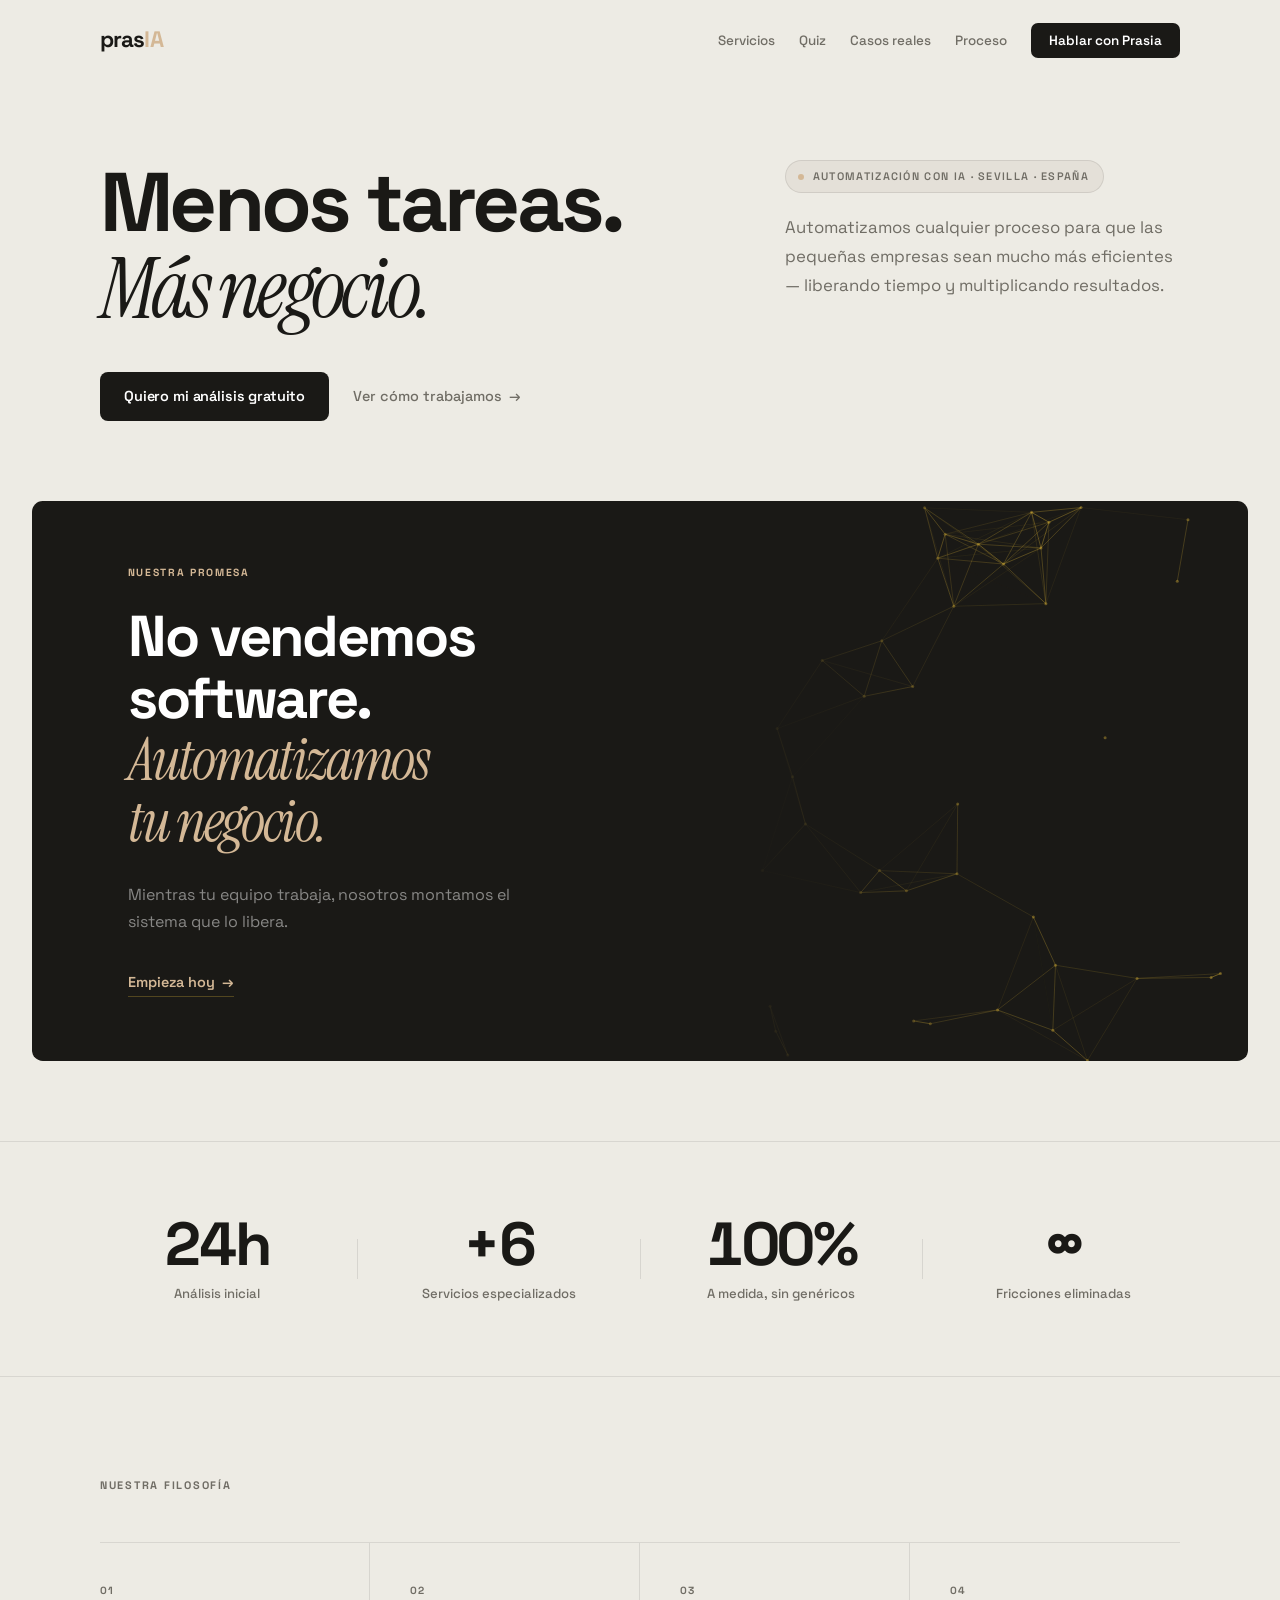
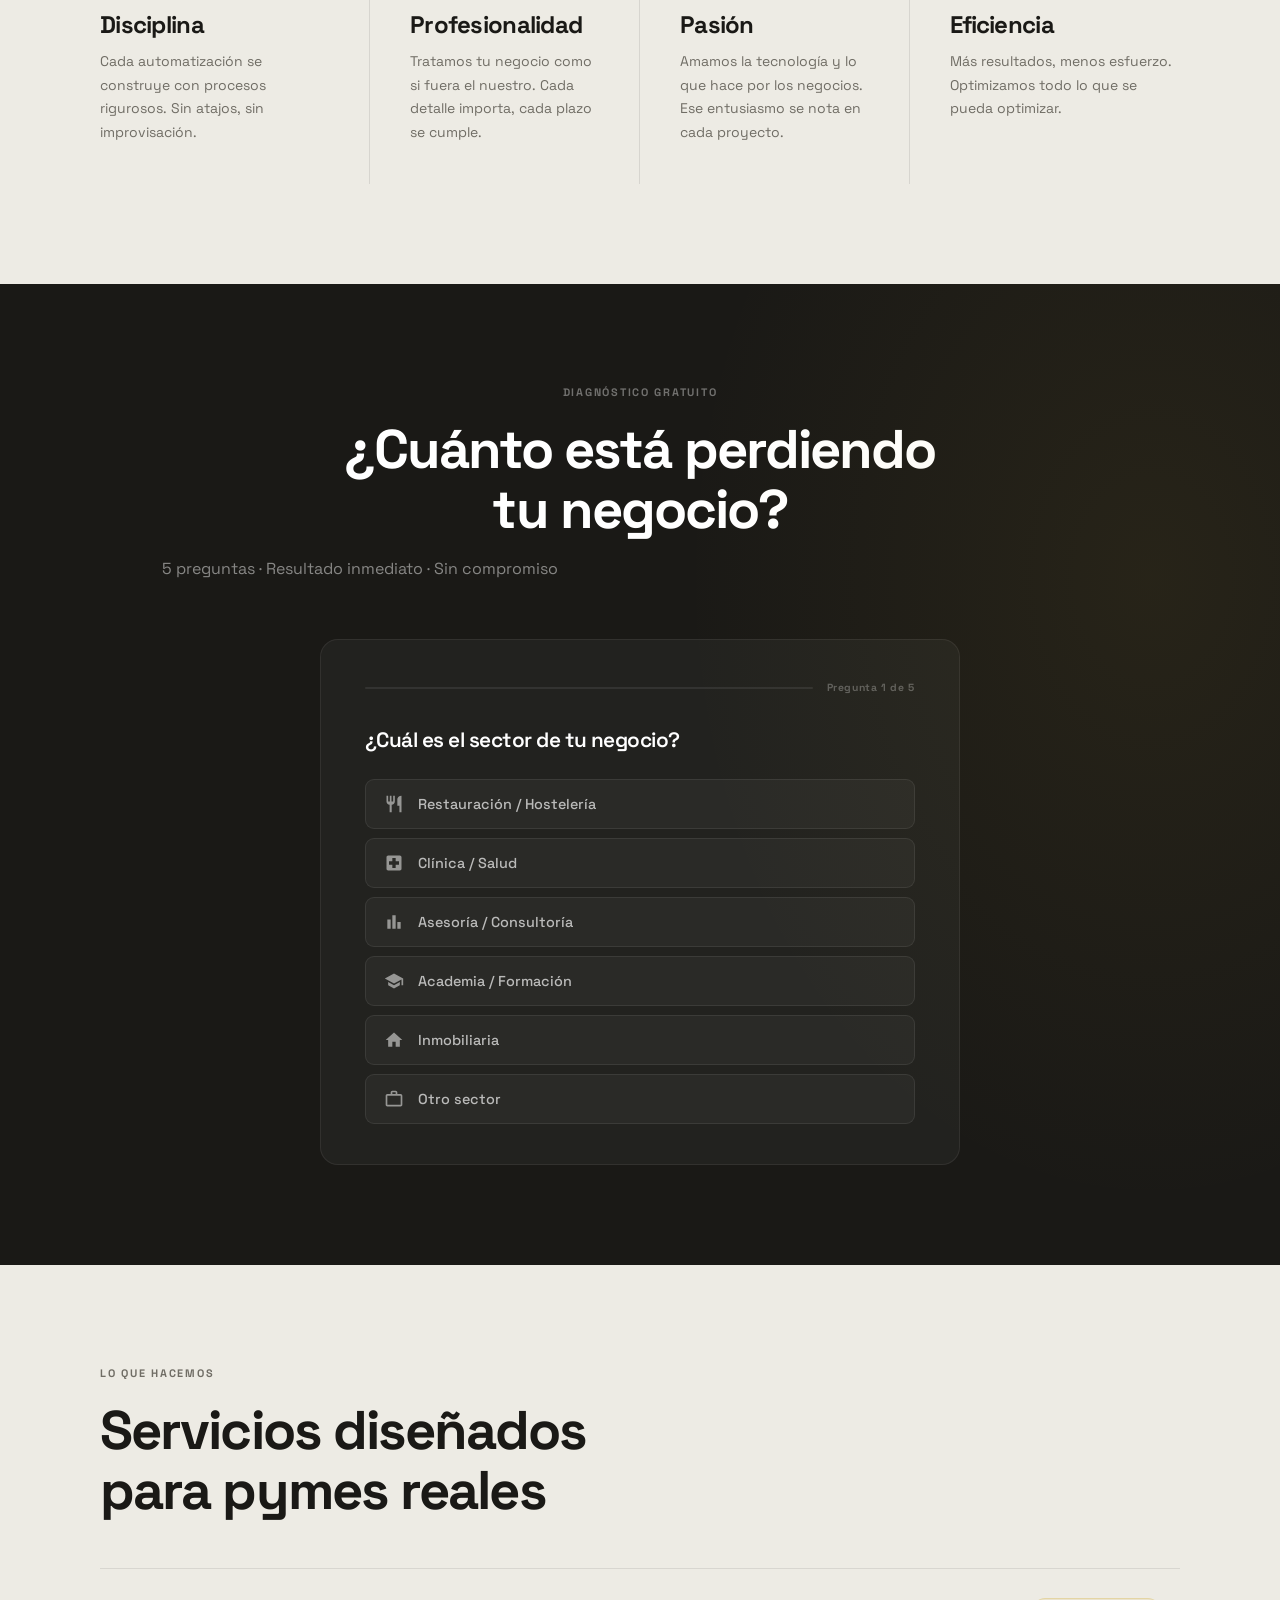
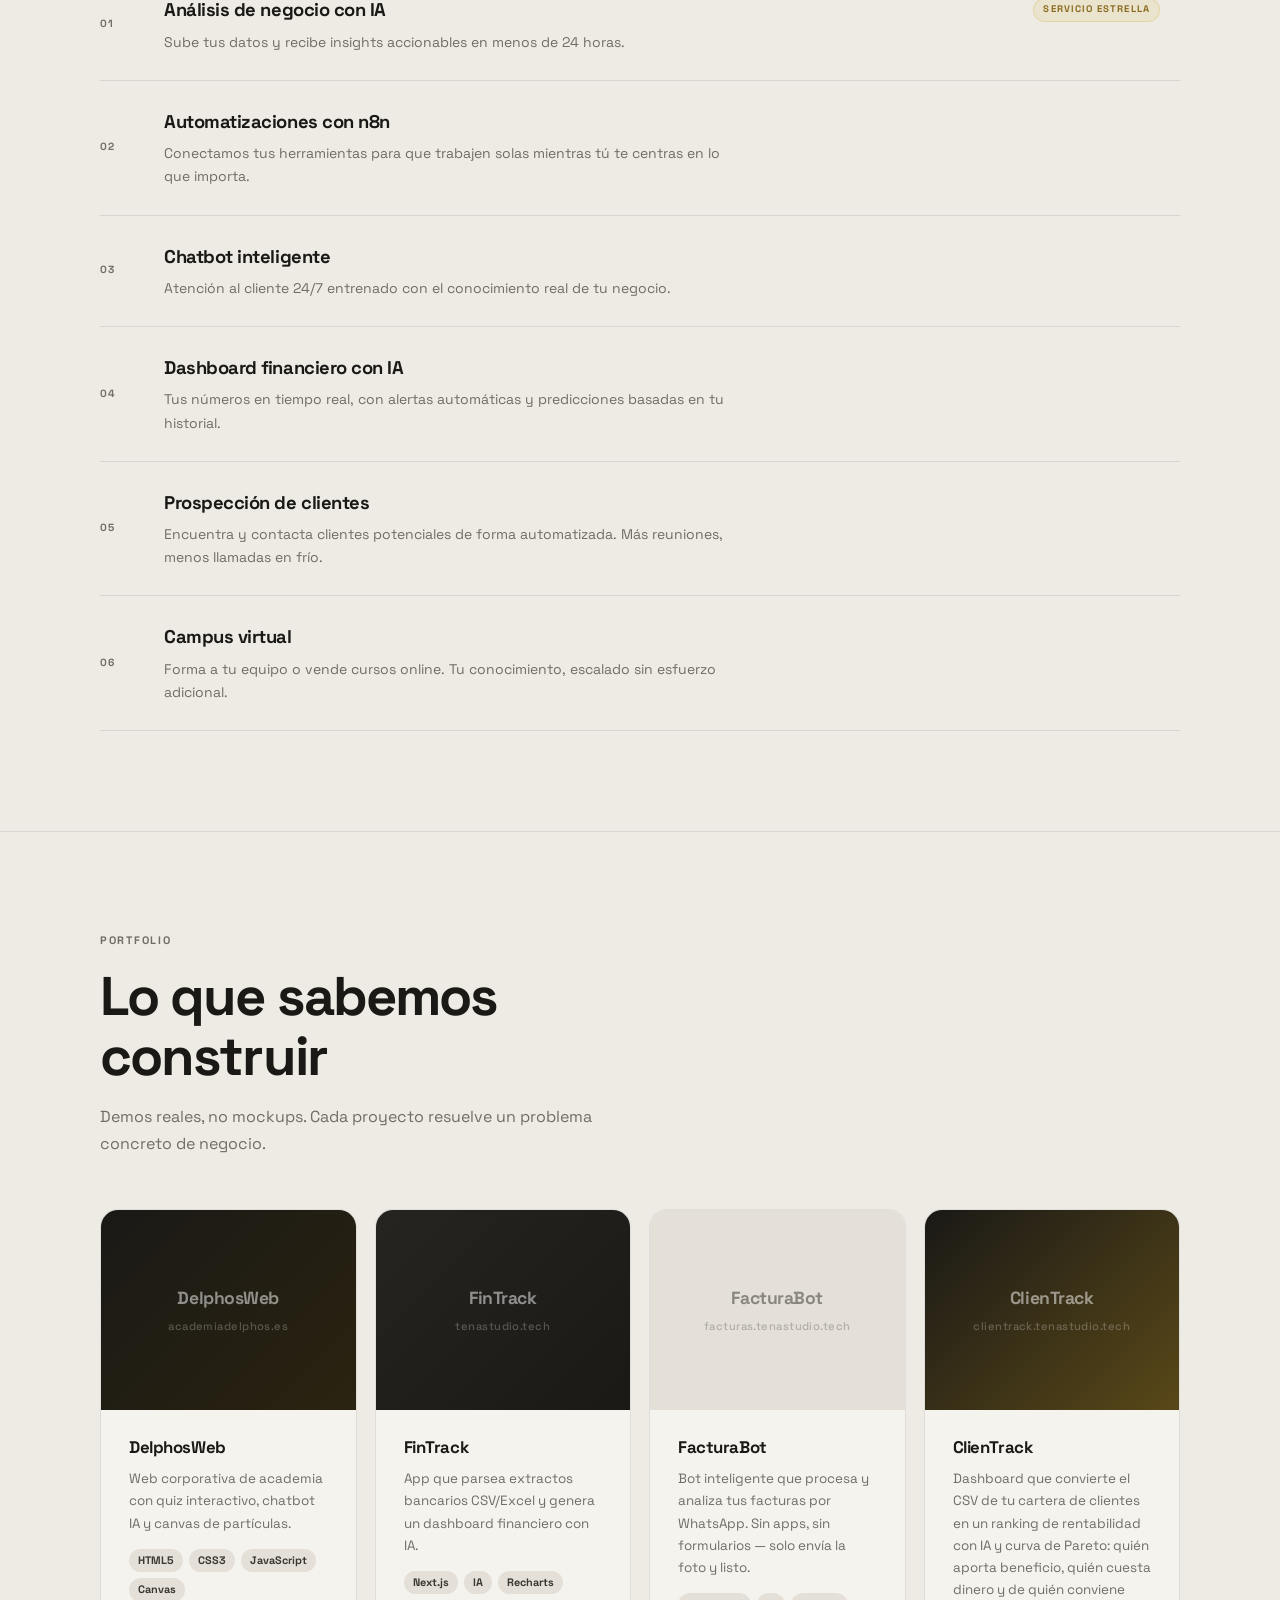
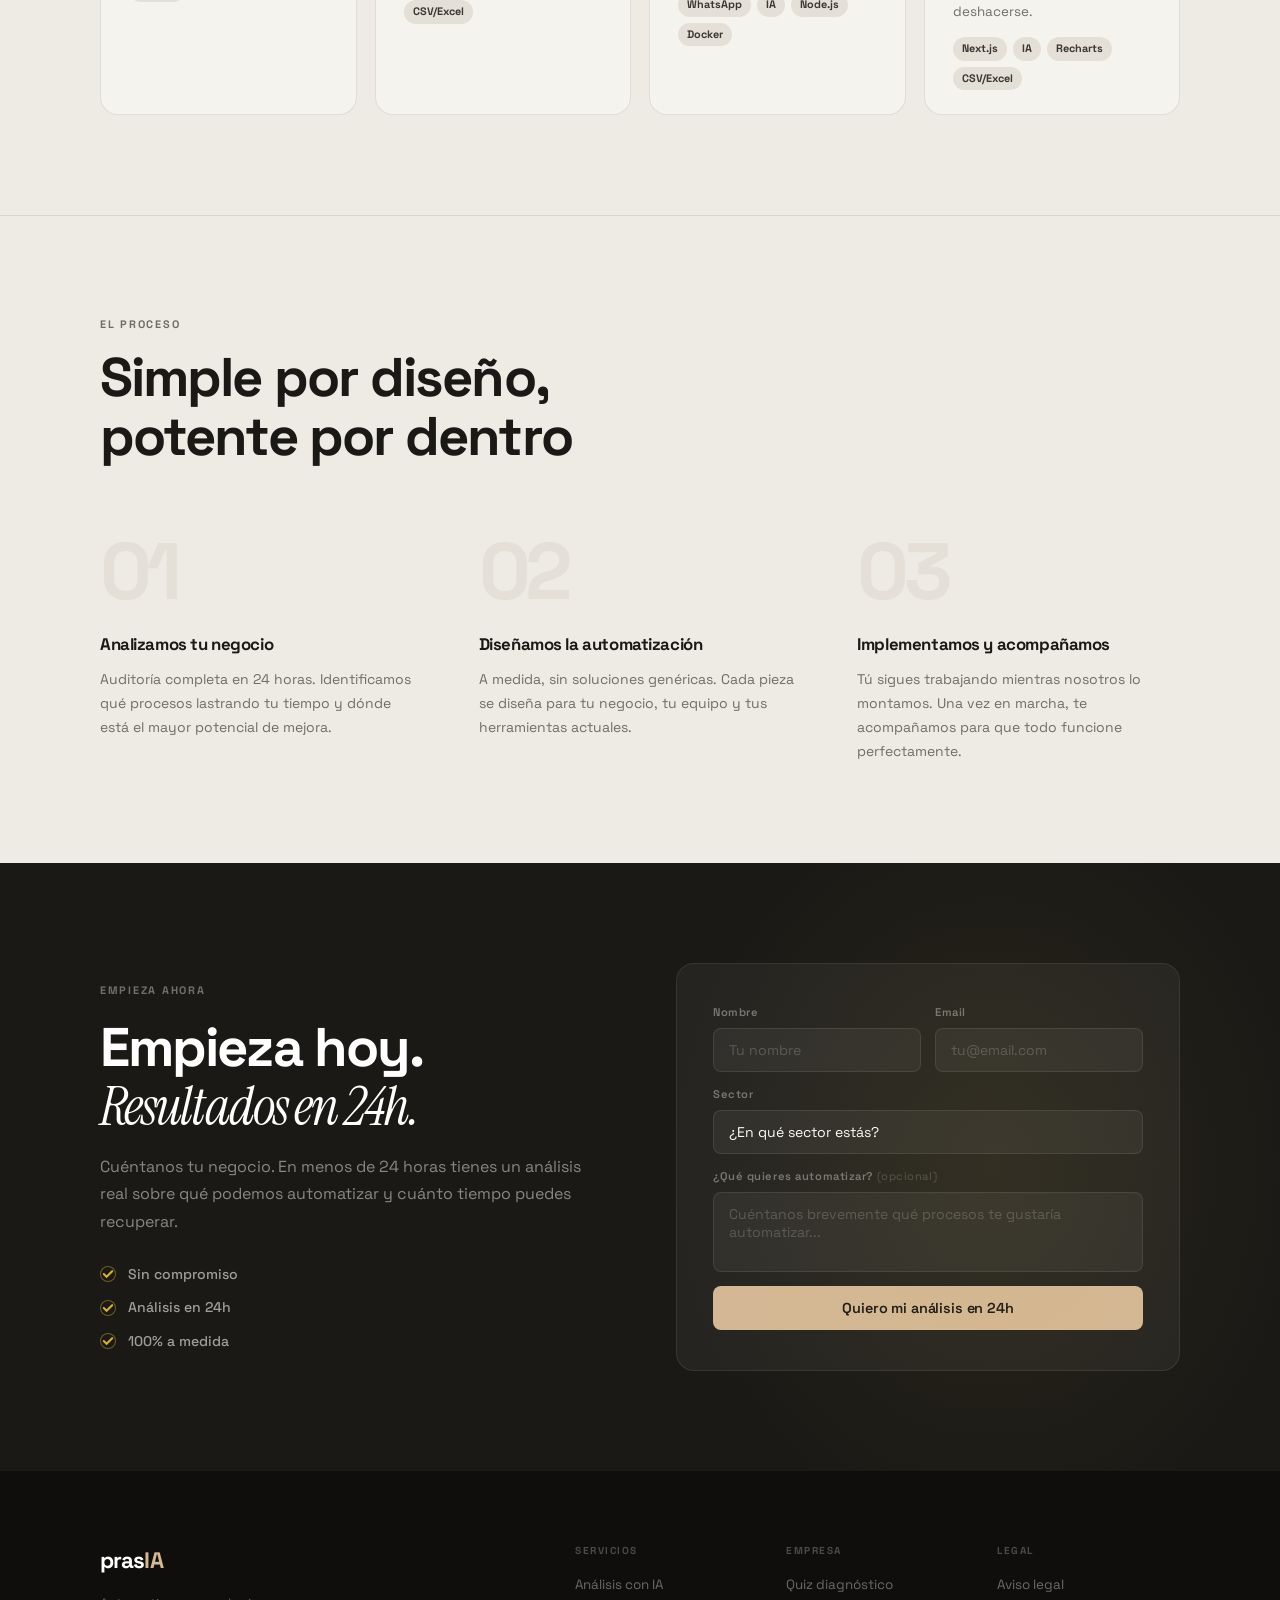
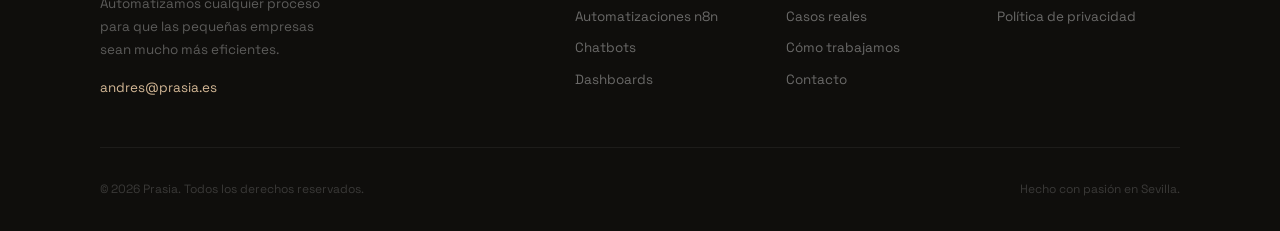
<file: index.html>
<!DOCTYPE html>
<html lang="es">
<head>
  <meta charset="UTF-8">
  <meta name="viewport" content="width=device-width, initial-scale=1.0">
  <meta name="description" content="Prasia — Automatizaciones con IA para pymes. Análisis de negocio en 24h.">
  <title>Prasia — Menos tareas. Más negocio.</title>

  <link rel="preconnect" href="https://fonts.googleapis.com">
  <link rel="preconnect" href="https://fonts.gstatic.com" crossorigin>
  <link href="https://fonts.googleapis.com/css2?family=Instrument+Serif:ital@1&family=Space+Grotesk:wght@300;400;500;600;700&display=swap" rel="stylesheet">
  <link rel="stylesheet" href="styles.css">
</head>
<body>

  <!-- ===================== NAV ===================== -->
  <nav id="navbar">
    <div class="nav-inner">
      <a href="#" class="nav-logo">pras<span class="logo-ia">IA</span></a>
      <ul class="nav-links" id="navLinks">
        <li><a href="#servicios">Servicios</a></li>
        <li><a href="#quiz">Quiz</a></li>
        <li><a href="#casos">Casos reales</a></li>
        <li><a href="#proceso">Proceso</a></li>
        <li><a href="#contacto" class="nav-cta">Hablar con Prasia</a></li>
      </ul>
      <button class="hamburger" id="hamburger" aria-label="Menú">
        <span></span><span></span><span></span>
      </button>
    </div>
  </nav>

  <!-- ===================== HERO — cream, 2 columnas ===================== -->
  <section class="hero-section">
    <div class="container">
      <div class="hero-grid">

        <div class="hero-left">
          <h1 class="hero-heading">
            <span class="word-reveal" style="--d:.12s">Menos</span>
            <span class="word-reveal" style="--d:.20s">tareas.</span><br>
            <em>
              <span class="word-reveal" style="--d:.30s">Más</span>
              <span class="word-reveal" style="--d:.38s">negocio.</span>
            </em>
          </h1>
          <div class="hero-actions fade-reveal" style="--d:.54s">
            <a href="#quiz" class="btn-primary">Quiero mi análisis gratuito</a>
            <a href="#proceso" class="btn-text-link">Ver cómo trabajamos &thinsp;→</a>
          </div>
        </div>

        <div class="hero-right">
          <div class="hero-badge fade-reveal" style="--d:.08s">
            <span class="badge-dot"></span>
            Automatización con IA · Sevilla · España
          </div>
          <p class="hero-desc fade-reveal" style="--d:.46s">
            Automatizamos cualquier proceso para que las pequeñas empresas sean mucho más eficientes —
            liberando tiempo y multiplicando resultados.
          </p>
        </div>

      </div>
    </div>
  </section>

  <!-- ===================== DARK CARD — manifesto ===================== -->
  <section class="dark-card-section" id="darkCardSection">
    <div class="dark-card" id="darkCardEl">
      <div class="dc-body">
        <span class="dc-label">Nuestra promesa</span>
        <h2 class="dc-heading">
          No vendemos<br>software.<br>
          <em>Automatizamos<br>tu negocio.</em>
        </h2>
        <p class="dc-sub">Mientras tu equipo trabaja, nosotros montamos el sistema que lo libera.</p>
        <a href="#contacto" class="dc-cta">Empieza hoy &thinsp;→</a>
      </div>
      <div class="dc-pattern" aria-hidden="true"><canvas class="dc-dots" id="dcDots"></canvas></div>
    </div>
  </section>

  <!-- ===================== STATS ===================== -->
  <section class="stats-section">
    <div class="container">
      <div class="stats-row">
        <div class="stat reveal-up">
          <div class="stat-val" data-target="24" data-suffix="h">0h</div>
          <div class="stat-lbl">Análisis inicial</div>
        </div>
        <div class="stat-div" aria-hidden="true"></div>
        <div class="stat reveal-up" style="--delay:.1s">
          <div class="stat-val" data-target="6" data-prefix="+">+0</div>
          <div class="stat-lbl">Servicios especializados</div>
        </div>
        <div class="stat-div" aria-hidden="true"></div>
        <div class="stat reveal-up" style="--delay:.2s">
          <div class="stat-val" data-target="100" data-suffix="%">0%</div>
          <div class="stat-lbl">A medida, sin genéricos</div>
        </div>
        <div class="stat-div" aria-hidden="true"></div>
        <div class="stat reveal-up" style="--delay:.3s">
          <div class="stat-val">∞</div>
          <div class="stat-lbl">Fricciones eliminadas</div>
        </div>
      </div>
    </div>
  </section>

  <!-- ===================== PALABRAS DE MARCA ===================== -->
  <section class="brand-section">
    <div class="container">
      <p class="section-label reveal-up">Nuestra filosofía</p>
      <div class="brand-grid">
        <div class="brand-item reveal-up">
          <span class="brand-num">01</span>
          <h3 class="brand-word">Disciplina</h3>
          <p>Cada automatización se construye con procesos rigurosos. Sin atajos, sin improvisación.</p>
        </div>
        <div class="brand-item reveal-up" style="--delay:.08s">
          <span class="brand-num">02</span>
          <h3 class="brand-word">Profesionalidad</h3>
          <p>Tratamos tu negocio como si fuera el nuestro. Cada detalle importa, cada plazo se cumple.</p>
        </div>
        <div class="brand-item reveal-up" style="--delay:.16s">
          <span class="brand-num">03</span>
          <h3 class="brand-word">Pasión</h3>
          <p>Amamos la tecnología y lo que hace por los negocios. Ese entusiasmo se nota en cada proyecto.</p>
        </div>
        <div class="brand-item reveal-up" style="--delay:.24s">
          <span class="brand-num">04</span>
          <h3 class="brand-word">Eficiencia</h3>
          <p>Más resultados, menos esfuerzo. Optimizamos todo lo que se pueda optimizar.</p>
        </div>
      </div>
    </div>
  </section>

  <!-- ===================== QUIZ — dark section ===================== -->
  <section id="quiz" class="quiz-section">
    <div class="container">
      <div class="quiz-header">
        <p class="section-label light-label reveal-up">Diagnóstico gratuito</p>
        <h2 class="section-heading white reveal-up">¿Cuánto está perdiendo<br>tu negocio?</h2>
        <p class="section-sub white reveal-up">5 preguntas · Resultado inmediato · Sin compromiso</p>
      </div>
      <div class="quiz-wrapper" id="quizWrapper"></div>
    </div>
  </section>

  <!-- ===================== SERVICIOS ===================== -->
  <section id="servicios" class="services-section">
    <div class="container">
      <div class="services-head">
        <p class="section-label reveal-up">Lo que hacemos</p>
        <h2 class="section-heading reveal-up">Servicios diseñados<br>para pymes reales</h2>
      </div>
      <div class="services-list">

        <a href="#contacto" class="service-row featured reveal-up">
          <span class="sr-num">01</span>
          <span class="sr-name">Análisis de negocio con IA</span>
          <span class="sr-badge">Servicio estrella</span>
          <span class="sr-desc">Sube tus datos y recibe insights accionables en menos de 24 horas.</span>

        </a>

        <div class="service-row reveal-up" style="--delay:.06s">
          <span class="sr-num">02</span>
          <span class="sr-name">Automatizaciones con n8n</span>
          <span class="sr-desc">Conectamos tus herramientas para que trabajen solas mientras tú te centras en lo que importa.</span>

        </div>

        <div class="service-row reveal-up" style="--delay:.12s">
          <span class="sr-num">03</span>
          <span class="sr-name">Chatbot inteligente</span>
          <span class="sr-desc">Atención al cliente 24/7 entrenado con el conocimiento real de tu negocio.</span>

        </div>

        <div class="service-row reveal-up" style="--delay:.18s">
          <span class="sr-num">04</span>
          <span class="sr-name">Dashboard financiero con IA</span>
          <span class="sr-desc">Tus números en tiempo real, con alertas automáticas y predicciones basadas en tu historial.</span>

        </div>

        <div class="service-row reveal-up" style="--delay:.24s">
          <span class="sr-num">05</span>
          <span class="sr-name">Prospección de clientes</span>
          <span class="sr-desc">Encuentra y contacta clientes potenciales de forma automatizada. Más reuniones, menos llamadas en frío.</span>

        </div>

        <div class="service-row reveal-up" style="--delay:.3s">
          <span class="sr-num">06</span>
          <span class="sr-name">Campus virtual</span>
          <span class="sr-desc">Forma a tu equipo o vende cursos online. Tu conocimiento, escalado sin esfuerzo adicional.</span>

        </div>

      </div>
    </div>
  </section>

  <!-- ===================== CASOS REALES ===================== -->
  <section id="casos" class="cases-section">
    <div class="container">
      <div class="cases-head">
        <p class="section-label reveal-up">Portfolio</p>
        <h2 class="section-heading reveal-up">Lo que sabemos<br>construir</h2>
        <p class="section-sub reveal-up">Demos reales, no mockups. Cada proyecto resuelve un problema concreto de negocio.</p>
      </div>
      <div class="cases-grid">

        <div class="case-card reveal-up">
          <a href="https://academiadelphos.es" target="_blank" rel="noopener" class="case-visual cv-1">
            <div class="cv-inner">
              <p class="cv-name">DelphosWeb</p>
              <p class="cv-url">academiadelphos.es</p>
            </div>
            <div class="cv-hover"><span>Ver demo &nbsp;↗</span></div>
          </a>
          <div class="case-body">
            <h3>DelphosWeb</h3>
            <p>Web corporativa de academia con quiz interactivo, chatbot IA y canvas de partículas.</p>
            <div class="case-tags">
              <span>HTML5</span><span>CSS3</span><span>JavaScript</span><span>Canvas</span>
            </div>
          </div>
        </div>

        <div class="case-card reveal-up" style="--delay:.15s">
          <a href="https://tenastudio.tech" target="_blank" rel="noopener" class="case-visual cv-2">
            <div class="cv-inner">
              <p class="cv-name">FinTrack</p>
              <p class="cv-url">tenastudio.tech</p>
            </div>
            <div class="cv-hover"><span>Ver demo &nbsp;↗</span></div>
          </a>
          <div class="case-body">
            <h3>FinTrack</h3>
            <p>App que parsea extractos bancarios CSV/Excel y genera un dashboard financiero con IA.</p>
            <div class="case-tags">
              <span>Next.js</span><span>IA</span><span>Recharts</span><span>CSV/Excel</span>
            </div>
          </div>
        </div>

        <div class="case-card reveal-up" style="--delay:.3s">
          <a href="https://facturas.tenastudio.tech" target="_blank" rel="noopener" class="case-visual cv-3">
            <div class="cv-inner">
              <p class="cv-name">FacturaBot</p>
              <p class="cv-url">facturas.tenastudio.tech</p>
            </div>
            <div class="cv-hover"><span>Ver demo &nbsp;↗</span></div>
          </a>
          <div class="case-body">
            <h3>FacturaBot</h3>
            <p>Bot inteligente que procesa y analiza tus facturas por WhatsApp. Sin apps, sin formularios — solo envía la foto y listo.</p>
            <div class="case-tags">
              <span>WhatsApp</span><span>IA</span><span>Node.js</span><span>Docker</span>
            </div>
          </div>
        </div>

        <div class="case-card reveal-up" style="--delay:.45s">
          <a href="https://clientrack.tenastudio.tech" target="_blank" rel="noopener" class="case-visual cv-4">
            <div class="cv-inner">
              <p class="cv-name">ClienTrack</p>
              <p class="cv-url">clientrack.tenastudio.tech</p>
            </div>
            <div class="cv-hover"><span>Ver demo &nbsp;↗</span></div>
          </a>
          <div class="case-body">
            <h3>ClienTrack</h3>
            <p>Dashboard que convierte el CSV de tu cartera de clientes en un ranking de rentabilidad con IA y curva de Pareto: quién aporta beneficio, quién cuesta dinero y de quién conviene deshacerse.</p>
            <div class="case-tags">
              <span>Next.js</span><span>IA</span><span>Recharts</span><span>CSV/Excel</span>
            </div>
          </div>
        </div>

      </div>
    </div>
  </section>

  <!-- ===================== PROCESO ===================== -->
  <section id="proceso" class="process-section">
    <div class="container">
      <p class="section-label reveal-up">El proceso</p>
      <h2 class="section-heading reveal-up">Simple por diseño,<br>potente por dentro</h2>
      <div class="process-steps">
        <div class="process-step reveal-up">
          <div class="ps-num">01</div>
          <h3>Analizamos tu negocio</h3>
          <p>Auditoría completa en 24 horas. Identificamos qué procesos lastrando tu tiempo y dónde está el mayor potencial de mejora.</p>
        </div>
        <div class="process-step reveal-up" style="--delay:.18s">
          <div class="ps-num">02</div>
          <h3>Diseñamos la automatización</h3>
          <p>A medida, sin soluciones genéricas. Cada pieza se diseña para tu negocio, tu equipo y tus herramientas actuales.</p>
        </div>
        <div class="process-step reveal-up" style="--delay:.36s">
          <div class="ps-num">03</div>
          <h3>Implementamos y acompañamos</h3>
          <p>Tú sigues trabajando mientras nosotros lo montamos. Una vez en marcha, te acompañamos para que todo funcione perfectamente.</p>
        </div>
      </div>
    </div>
  </section>

  <!-- ===================== CTA FINAL — dark ===================== -->
  <section id="contacto" class="cta-section">
    <div class="cta-glow" aria-hidden="true"></div>
    <div class="container">
      <div class="cta-layout">
        <div class="cta-left">
          <p class="section-label light-label reveal-up">Empieza ahora</p>
          <h2 class="section-heading white reveal-up">Empieza hoy.<br><em>Resultados en 24h.</em></h2>
          <p class="section-sub white reveal-up">Cuéntanos tu negocio. En menos de 24 horas tienes un análisis real sobre qué podemos automatizar y cuánto tiempo puedes recuperar.</p>
          <ul class="cta-checks reveal-up">
            <li>Sin compromiso</li>
            <li>Análisis en 24h</li>
            <li>100% a medida</li>
          </ul>
        </div>
        <div class="cta-right reveal-up" style="--delay:.18s">
          <form id="contactForm" class="contact-form" novalidate>
            <div class="form-row">
              <div class="fg">
                <label for="fname">Nombre</label>
                <input type="text" id="fname" name="name" placeholder="Tu nombre" required>
              </div>
              <div class="fg">
                <label for="femail">Email</label>
                <input type="email" id="femail" name="email" placeholder="tu@email.com" required>
              </div>
            </div>
            <div class="fg">
              <label for="fsector">Sector</label>
              <select id="fsector" name="sector">
                <option value="">¿En qué sector estás?</option>
                <option value="restauracion">Restauración / Hostelería</option>
                <option value="clinica">Clínica / Salud</option>
                <option value="asesoria">Asesoría / Consultoría</option>
                <option value="academia">Academia / Formación</option>
                <option value="inmobiliaria">Inmobiliaria</option>
                <option value="comercio">Comercio / Retail</option>
                <option value="otro">Otro</option>
              </select>
            </div>
            <div class="fg">
              <label for="fmsg">¿Qué quieres automatizar? <span class="opt">(opcional)</span></label>
              <textarea id="fmsg" name="message" rows="3" placeholder="Cuéntanos brevemente qué procesos te gustaría automatizar..."></textarea>
            </div>
            <button type="submit" class="btn-primary btn-full">
              <span id="btnText">Quiero mi análisis en 24h</span>
              <span id="btnSpinner" class="spinner hidden"></span>
            </button>
          </form>
          <div id="formSuccess" class="form-success hidden">
            <div class="success-mark">
              <svg viewBox="0 0 24 24" fill="none" stroke="currentColor" stroke-width="2.5" stroke-linecap="round" stroke-linejoin="round">
                <polyline points="20 6 9 17 4 12"/>
              </svg>
            </div>
            <h3>¡Recibido!</h3>
            <p>Te contactamos en menos de 24 horas con tu análisis personalizado.</p>
          </div>
        </div>
      </div>
    </div>
  </section>

  <!-- ===================== FOOTER ===================== -->
  <footer class="footer">
    <div class="container">
      <div class="footer-top">
        <div class="footer-brand">
          <a href="#" class="footer-logo">pras<span class="logo-ia">IA</span></a>
          <p>Automatizamos cualquier proceso para que las pequeñas empresas sean mucho más eficientes.</p>
          <a href="mailto:andres@prasia.es" class="footer-email">andres@prasia.es</a>
        </div>
        <nav class="footer-nav" aria-label="Footer">
          <div class="footer-col">
            <h4>Servicios</h4>
            <a href="#servicios">Análisis con IA</a>
            <a href="#servicios">Automatizaciones n8n</a>
            <a href="#servicios">Chatbots</a>
            <a href="#servicios">Dashboards</a>
          </div>
          <div class="footer-col">
            <h4>Empresa</h4>
            <a href="#quiz">Quiz diagnóstico</a>
            <a href="#casos">Casos reales</a>
            <a href="#proceso">Cómo trabajamos</a>
            <a href="#contacto">Contacto</a>
          </div>
          <div class="footer-col">
            <h4>Legal</h4>
            <a href="legal.html">Aviso legal</a>
            <a href="privacidad.html">Política de privacidad</a>
          </div>
        </nav>
      </div>
      <div class="footer-bottom">
        <p>© 2026 Prasia. Todos los derechos reservados.</p>
        <p>Hecho con pasión en Sevilla.</p>
      </div>
    </div>
  </footer>

  <script src="main.js"></script>
</body>
</html>
</file>
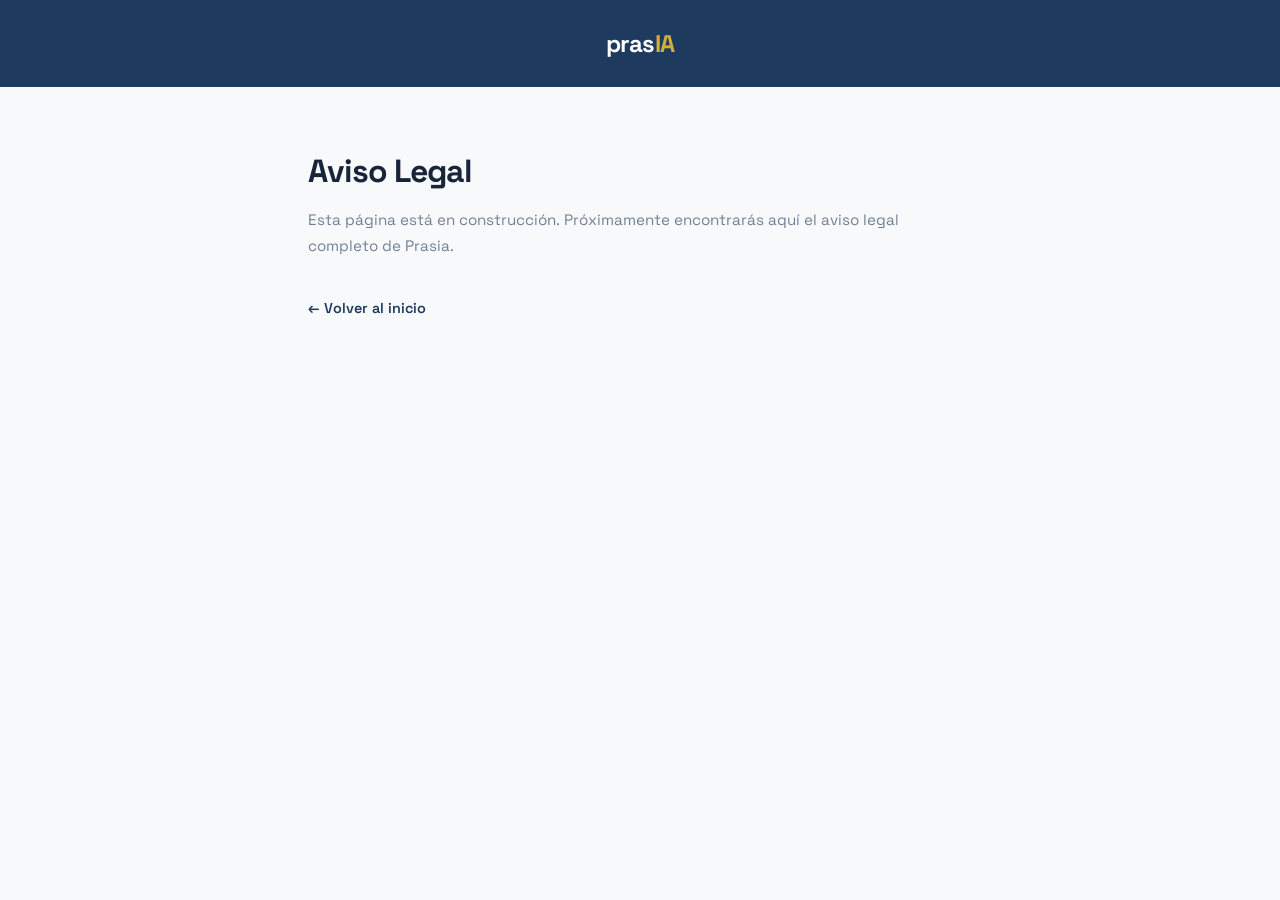
<file: legal.html>
<!DOCTYPE html>
<html lang="es">
<head>
  <meta charset="UTF-8">
  <meta name="viewport" content="width=device-width, initial-scale=1.0">
  <title>Aviso Legal — Prasia</title>
  <link rel="preconnect" href="https://fonts.googleapis.com">
  <link href="https://fonts.googleapis.com/css2?family=Space+Grotesk:wght@400;600;700&display=swap" rel="stylesheet">
  <style>
    :root { --navy: #1E3A5F; --gold: #D4AF37; }
    *, *::before, *::after { box-sizing: border-box; margin: 0; padding: 0; }
    body { font-family: 'Space Grotesk', sans-serif; color: #18243A; background: #F8F9FA; }
    .header {
      background: var(--navy);
      padding: 28px 0;
      text-align: center;
    }
    .header a {
      font-size: 1.5rem;
      font-weight: 700;
      color: white;
      text-decoration: none;
      letter-spacing: -0.04em;
    }
    .header a span { color: var(--gold); }
    .content {
      max-width: 720px;
      margin: 64px auto;
      padding: 0 28px 80px;
    }
    h1 { font-size: 2rem; font-weight: 700; margin-bottom: 8px; letter-spacing: -0.03em; }
    p  { color: #718096; font-size: 0.95rem; line-height: 1.7; margin-top: 16px; }
    .back {
      display: inline-flex;
      align-items: center;
      gap: 8px;
      margin-top: 40px;
      color: var(--navy);
      font-weight: 600;
      font-size: 0.9rem;
      text-decoration: none;
    }
    .back:hover { text-decoration: underline; }
  </style>
</head>
<body>
  <div class="header">
    <a href="index.html">pras<span style="color:var(--gold)">IA</span></a>
  </div>
  <div class="content">
    <h1>Aviso Legal</h1>
    <p>Esta página está en construcción. Próximamente encontrarás aquí el aviso legal completo de Prasia.</p>
    <a href="index.html" class="back">← Volver al inicio</a>
  </div>
</body>
</html>
</file>
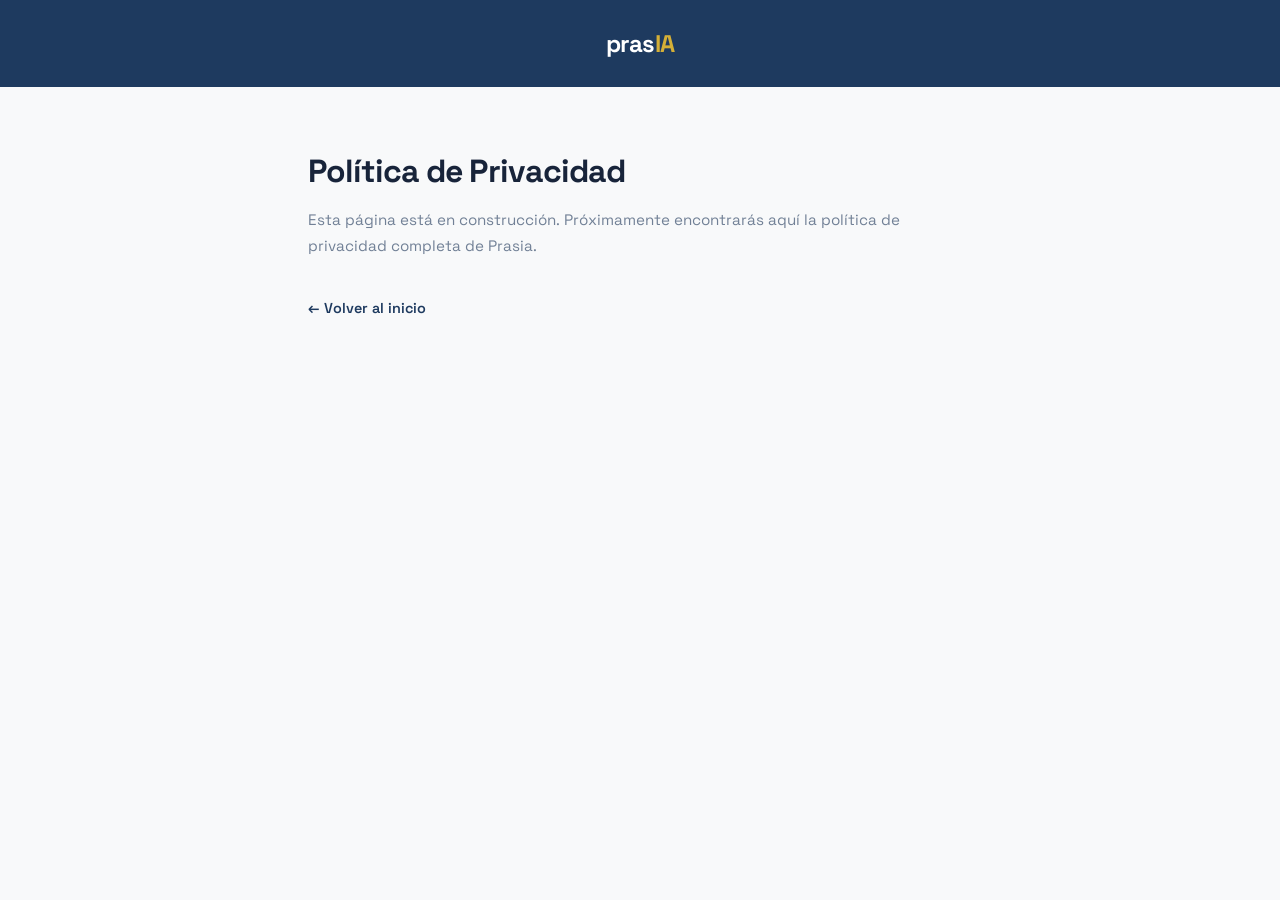
<file: privacidad.html>
<!DOCTYPE html>
<html lang="es">
<head>
  <meta charset="UTF-8">
  <meta name="viewport" content="width=device-width, initial-scale=1.0">
  <title>Política de Privacidad — Prasia</title>
  <link rel="preconnect" href="https://fonts.googleapis.com">
  <link href="https://fonts.googleapis.com/css2?family=Space+Grotesk:wght@400;600;700&display=swap" rel="stylesheet">
  <style>
    :root { --navy: #1E3A5F; --gold: #D4AF37; }
    *, *::before, *::after { box-sizing: border-box; margin: 0; padding: 0; }
    body { font-family: 'Space Grotesk', sans-serif; color: #18243A; background: #F8F9FA; }
    .header {
      background: var(--navy);
      padding: 28px 0;
      text-align: center;
    }
    .header a {
      font-size: 1.5rem;
      font-weight: 700;
      color: white;
      text-decoration: none;
      letter-spacing: -0.04em;
    }
    .header a span { color: var(--gold); }
    .content {
      max-width: 720px;
      margin: 64px auto;
      padding: 0 28px 80px;
    }
    h1 { font-size: 2rem; font-weight: 700; margin-bottom: 8px; letter-spacing: -0.03em; }
    p  { color: #718096; font-size: 0.95rem; line-height: 1.7; margin-top: 16px; }
    .back {
      display: inline-flex;
      align-items: center;
      gap: 8px;
      margin-top: 40px;
      color: var(--navy);
      font-weight: 600;
      font-size: 0.9rem;
      text-decoration: none;
    }
    .back:hover { text-decoration: underline; }
  </style>
</head>
<body>
  <div class="header">
    <a href="index.html">pras<span style="color:var(--gold)">IA</span></a>
  </div>
  <div class="content">
    <h1>Política de Privacidad</h1>
    <p>Esta página está en construcción. Próximamente encontrarás aquí la política de privacidad completa de Prasia.</p>
    <a href="index.html" class="back">← Volver al inicio</a>
  </div>
</body>
</html>
</file>
<file: styles.css>
/* ============================================================
   PRASIA — styles.css  v3
   Paleta inspirada en Anthropic: cream cálido como base,
   dos secciones dark (quiz + CTA/footer), un dark card de impacto.
   Space Grotesk + Instrument Serif italic
   ============================================================ */

/* === TOKENS === */
:root {
  /* Cream — fondo principal (todo el page excepto 2 secciones dark) */
  --cream:    #EDEBE4;
  --cream-2:  #E4E0D8;
  --cream-3:  #F5F3EE;

  /* Dark — quiz + CTA + footer + dark card */
  --dark:     #1A1916;
  --dark-2:   #252420;
  --dark-3:   #0F0E0C;

  /* Accent */
  --gold:     #D4B896;
  --gold-2:   #DFC8A8;

  /* Texto */
  --text:     #1A1916;
  --text-2:   #3A3832;
  --muted:    #706D65;
  --border:   rgba(0,0,0,0.09);

  /* Misc */
  --r:        10px;
  --r-lg:     18px;
  --ease:     cubic-bezier(0.16,1,0.3,1);
}

/* === RESET === */
*, *::before, *::after { box-sizing: border-box; margin: 0; padding: 0; }
html { scroll-behavior: smooth; }
body {
  font-family: 'Space Grotesk', -apple-system, sans-serif;
  background: var(--cream);
  color: var(--text);
  overflow-x: hidden;
  -webkit-font-smoothing: antialiased;
  line-height: 1.6;
}
a   { text-decoration: none; color: inherit; }
ul  { list-style: none; }
em  { font-family: 'Instrument Serif', Georgia, serif; font-style: italic; font-weight: 400; }

::-webkit-scrollbar         { width: 5px; }
::-webkit-scrollbar-track   { background: var(--cream-2); }
::-webkit-scrollbar-thumb   { background: var(--dark-2); border-radius: 3px; }
::-webkit-scrollbar-thumb:hover { background: var(--gold); }

/* === LAYOUT === */
.container {
  max-width: 1160px;
  margin: 0 auto;
  padding: 0 40px;
}

/* === TYPE PRIMITIVES === */
.section-label {
  display: block;
  font-size: 0.68rem;
  font-weight: 700;
  letter-spacing: 0.16em;
  text-transform: uppercase;
  color: var(--muted);
  margin-bottom: 18px;
}
.section-label.light-label { color: rgba(255,255,255,.38); }

.section-heading {
  font-size: clamp(2.2rem, 4.5vw, 3.4rem);
  font-weight: 700;
  letter-spacing: -0.035em;
  line-height: 1.1;
  color: var(--text);
}
.section-heading.white { color: #fff; }
.section-heading em { font-size: inherit; letter-spacing: inherit; }

.section-sub {
  font-size: 1rem;
  color: var(--muted);
  line-height: 1.7;
  margin-top: 16px;
  max-width: 520px;
}
.section-sub.white { color: rgba(255,255,255,.48); }

/* === REVEAL === */
.reveal-up {
  opacity: 0;
  transform: translateY(24px);
  transition: opacity 0.65s var(--ease), transform 0.65s var(--ease);
  transition-delay: var(--delay, 0s);
}
.reveal-up.revealed { opacity: 1; transform: none; }

/* === BUTTONS === */
.btn-primary {
  display: inline-flex;
  align-items: center;
  justify-content: center;
  gap: 8px;
  background: var(--dark);
  color: #fff;
  font-family: 'Space Grotesk', sans-serif;
  font-size: 0.9rem;
  font-weight: 600;
  letter-spacing: -0.01em;
  padding: 13px 24px;
  border-radius: 8px;
  border: none;
  cursor: pointer;
  transition: background 0.2s, transform 0.2s, box-shadow 0.2s;
}
.btn-primary:hover {
  background: var(--text-2);
  transform: translateY(-1px);
  box-shadow: 0 6px 20px rgba(0,0,0,.18);
}
.btn-primary:active { transform: none; }
/* Gold variant — used inside dark sections */
.btn-primary.gold-btn {
  background: var(--gold);
  color: var(--dark);
}
.btn-primary.gold-btn:hover { background: var(--gold-2); box-shadow: 0 6px 20px rgba(212,175,55,.3); }

.btn-full { width: 100%; }

.btn-text-link {
  display: inline-flex;
  align-items: center;
  gap: 4px;
  font-size: .9rem;
  font-weight: 500;
  color: var(--muted);
  transition: color .2s, gap .2s;
}
.btn-text-link:hover { color: var(--text); gap: 8px; }

/* Spinner */
.spinner {
  width: 15px; height: 15px;
  border: 2px solid currentColor;
  border-top-color: transparent;
  border-radius: 50%;
  animation: spin .6s linear infinite;
  flex-shrink: 0;
}
@keyframes spin { to { transform: rotate(360deg); } }
.hidden { display: none !important; }

/* === NAVBAR === */
#navbar {
  position: fixed;
  inset: 0 0 auto;
  z-index: 900;
  padding: 22px 0;
  background: transparent;
  transition: padding .3s, background .3s, box-shadow .3s;
}
#navbar.scrolled {
  padding: 13px 0;
  background: rgba(237,235,228,.96);
  backdrop-filter: blur(16px);
  -webkit-backdrop-filter: blur(16px);
  box-shadow: 0 1px 0 var(--border);
}

.nav-inner {
  max-width: 1160px;
  margin: 0 auto;
  padding: 0 40px;
  display: flex;
  align-items: center;
  justify-content: space-between;
}

.nav-logo, .footer-logo {
  font-size: 1.4rem;
  font-weight: 700;
  letter-spacing: -0.04em;
  color: var(--text);
}
.logo-ia { color: var(--gold); }

.nav-links {
  display: flex;
  align-items: center;
  gap: 24px;
}
.nav-links a {
  font-size: .84rem;
  font-weight: 500;
  color: var(--muted);
  transition: color .2s;
  position: relative;
}
.nav-links a::after {
  content: '';
  position: absolute;
  bottom: -3px; left: 0; right: 0;
  height: 1px;
  background: var(--dark);
  transform: scaleX(0);
  transform-origin: left;
  transition: transform .22s;
}
.nav-links a:hover { color: var(--text); }
.nav-links a:hover::after { transform: scaleX(1); }

.nav-cta {
  background: var(--dark) !important;
  color: #fff !important;
  padding: 9px 18px !important;
  border-radius: 7px !important;
  font-weight: 600 !important;
  font-size: .84rem !important;
  transition: background .2s !important;
}
.nav-cta::after { display: none !important; }
.nav-cta:hover { background: var(--text-2) !important; color: #fff !important; }

.hamburger {
  display: none;
  flex-direction: column;
  gap: 5px;
  background: none;
  border: none;
  cursor: pointer;
  padding: 5px;
  z-index: 1001;
}
.hamburger span {
  display: block;
  width: 22px; height: 2px;
  background: var(--text);
  border-radius: 2px;
  transition: all .28s;
  transform-origin: center;
}
.hamburger.active span:nth-child(1) { transform: translateY(7px) rotate(45deg); }
.hamburger.active span:nth-child(2) { opacity: 0; }
.hamburger.active span:nth-child(3) { transform: translateY(-7px) rotate(-45deg); }

/* === HERO — cream, 2 columnas ===================== */
.hero-section {
  background: var(--cream);
  padding: 160px 0 80px;
}

.hero-grid {
  display: grid;
  grid-template-columns: 56% 1fr;
  gap: 80px;
  align-items: start;
}

/* ── HERO ENTRANCE ANIMATIONS ───────────────────────────── */
@keyframes wordUp {
  from { opacity: 0; transform: translateY(0.55em); }
  to   { opacity: 1; transform: translateY(0); }
}
@keyframes fadeUp {
  from { opacity: 0; transform: translateY(18px); }
  to   { opacity: 1; transform: translateY(0); }
}
.word-reveal {
  display: inline-block;
  animation: wordUp 0.7s cubic-bezier(0.16, 1, 0.3, 1) both;
  animation-delay: var(--d, 0s);
}
.fade-reveal {
  animation: fadeUp 0.7s cubic-bezier(0.16, 1, 0.3, 1) both;
  animation-delay: var(--d, 0s);
}

.hero-heading {
  font-size: clamp(3.2rem, 6.5vw, 5.8rem);
  font-weight: 700;
  letter-spacing: -0.045em;
  line-height: 1.03;
  color: var(--text);
  margin-bottom: 40px;
}
.hero-heading em {
  color: var(--dark);
  font-size: inherit;
  letter-spacing: inherit;
  /* el italic serif marca el contraste editorial */
}

.hero-actions {
  display: flex;
  align-items: center;
  gap: 24px;
  flex-wrap: wrap;
}

.hero-badge {
  display: inline-flex;
  align-items: center;
  gap: 9px;
  font-size: .68rem;
  font-weight: 600;
  letter-spacing: .12em;
  text-transform: uppercase;
  color: var(--muted);
  background: var(--cream-2);
  border: 1px solid var(--border);
  padding: 7px 14px 7px 12px;
  border-radius: 100px;
  margin-bottom: 20px;
}
.badge-dot {
  width: 6px; height: 6px;
  background: var(--gold);
  border-radius: 50%;
  animation: pulse 2.4s infinite;
  flex-shrink: 0;
}
@keyframes pulse { 0%,100%{opacity:1;transform:scale(1)} 50%{opacity:.35;transform:scale(.6)} }

.hero-desc {
  font-size: 1.05rem;
  color: var(--muted);
  line-height: 1.72;
}

/* === DARK CARD — manifesto =================== */
.dark-card-section {
  background: var(--cream);
  /* JS overrides horizontal padding; vertical stays fixed */
  padding: 0 max(40px, calc((100vw - 1160px) / 2)) 80px;
}

.dark-card {
  background: var(--dark);
  border-radius: 20px;
  overflow: hidden;
  display: flex;
  align-items: stretch;
  min-height: 480px;
  position: relative;
}

.dc-body {
  flex: 1;
  padding: 64px 72px;
  display: flex;
  flex-direction: column;
  justify-content: center;
  position: relative;
  z-index: 2;
}

.dc-label {
  display: block;
  font-size: .65rem;
  font-weight: 700;
  letter-spacing: .16em;
  text-transform: uppercase;
  color: var(--gold);
  margin-bottom: 24px;
}

.dc-heading {
  font-size: clamp(2.4rem, 4.5vw, 4rem);
  font-weight: 700;
  letter-spacing: -0.04em;
  line-height: 1.07;
  color: #fff;
  margin-bottom: 28px;
}
.dc-heading em {
  color: var(--gold);
  font-size: inherit;
  letter-spacing: inherit;
}

.dc-sub {
  font-size: 1rem;
  color: rgba(255,255,255,.48);
  line-height: 1.7;
  max-width: 440px;
  margin-bottom: 36px;
}

.dc-cta {
  display: inline-flex;
  align-items: center;
  gap: 6px;
  font-size: .9rem;
  font-weight: 600;
  color: var(--gold);
  border-bottom: 1px solid rgba(212,175,55,.3);
  padding-bottom: 2px;
  width: fit-content;
  transition: gap .2s, border-color .2s;
}
.dc-cta:hover { gap: 10px; border-color: var(--gold); }

/* Dot grid pattern — lado derecho del dark card (pintado por canvas) */
.dc-pattern {
  flex: 0 0 42%;
  position: relative;
}
.dc-dots {
  position: absolute;
  inset: 0;
  width: 100%;
  height: 100%;
  display: block;
  z-index: 1;
}
.dc-pattern::after {
  content: '';
  position: absolute;
  inset: 0;
  z-index: 2;
  /* gradiente que fusiona el patrón con el fondo oscuro por la izquierda */
  background: linear-gradient(to right, var(--dark) 0%, transparent 50%);
}

/* === STATS ===================== */
.stats-section {
  background: var(--cream);
  padding: 72px 0;
  border-top: 1px solid var(--border);
  border-bottom: 1px solid var(--border);
}
.stats-row {
  display: flex;
  align-items: center;
  justify-content: space-between;
  gap: 24px;
}
.stat { flex: 1; text-align: center; }
.stat-div { width: 1px; height: 40px; background: var(--border); flex-shrink: 0; }
.stat-val {
  font-size: clamp(2.2rem, 5vw, 3.8rem);
  font-weight: 700;
  letter-spacing: -0.04em;
  color: var(--text);
  line-height: 1;
  font-variant-numeric: tabular-nums;
}
.stat-lbl { font-size: .82rem; font-weight: 500; color: var(--muted); margin-top: 8px; }

/* === BRAND WORDS ===================== */
.brand-section {
  background: var(--cream);
  padding: 100px 0;
}
.brand-grid {
  display: grid;
  grid-template-columns: repeat(4, 1fr);
  gap: 0;
  margin-top: 48px;
  border-top: 1px solid var(--border);
}
.brand-item {
  padding: 40px 40px 40px 0;
  border-right: 1px solid var(--border);
}
.brand-item:last-child  { border-right: none; padding-right: 0; padding-left: 40px; }
.brand-item:not(:first-child):not(:last-child) { padding-left: 40px; }
.brand-num {
  display: block;
  font-size: .65rem;
  font-weight: 700;
  letter-spacing: .12em;
  color: var(--muted);
  margin-bottom: 12px;
}
.brand-word {
  font-size: 1.5rem;
  font-weight: 700;
  letter-spacing: -0.03em;
  color: var(--text);
  margin-bottom: 12px;
  line-height: 1.1;
}
.brand-item p { font-size: .875rem; color: var(--muted); line-height: 1.68; }

/* === QUIZ — dark section ============= */
.quiz-section {
  background: var(--dark);
  padding: 100px 0;
  position: relative;
  overflow: hidden;
}
.quiz-section::before {
  content: '';
  position: absolute;
  top: 0; right: 0; bottom: 0;
  width: 50%;
  background: radial-gradient(ellipse at 80% 30%, rgba(212,175,55,.07) 0%, transparent 65%);
  pointer-events: none;
}
.quiz-header { text-align: center; margin-bottom: 56px; }

.quiz-wrapper { max-width: 640px; margin: 0 auto; }

.quiz-step {
  background: rgba(255,255,255,.04);
  border: 1px solid rgba(255,255,255,.07);
  border-radius: var(--r-lg);
  padding: 40px 44px;
  animation: fadeUp .3s var(--ease);
}
@keyframes fadeUp { from{opacity:0;transform:translateY(12px)} to{opacity:1;transform:none} }

.quiz-progress { display:flex; align-items:center; gap:14px; margin-bottom:30px; }
.qpbar { flex:1; height:2px; background:rgba(255,255,255,.08); border-radius:1px; overflow:hidden; }
.qpfill { height:100%; background:var(--gold); border-radius:1px; transition:width .4s var(--ease); }
.qptxt { font-size:.65rem; font-weight:700; color:rgba(255,255,255,.28); white-space:nowrap; letter-spacing:.06em; }

.quiz-q {
  font-size: clamp(1.05rem, 2.5vw, 1.3rem);
  font-weight: 600;
  color: #fff;
  letter-spacing: -.025em;
  line-height: 1.4;
  margin-bottom: 24px;
}
.quiz-opts { display:flex; flex-direction:column; gap:9px; }
.quiz-opt {
  display: flex; align-items: center; gap: 14px;
  background: rgba(255,255,255,.04); border: 1px solid rgba(255,255,255,.08);
  border-radius: 9px; padding: 14px 18px; cursor: pointer;
  font-family: 'Space Grotesk', sans-serif; font-size: .9rem; font-weight: 500;
  color: rgba(255,255,255,.68); text-align: left; width: 100%;
  transition: all .18s;
}
.quiz-opt:hover { background:rgba(255,255,255,.08); border-color:rgba(255,255,255,.18); color:#fff; transform:translateX(3px); }
.quiz-opt.selected { background:rgba(212,175,55,.12); border-color:rgba(212,175,55,.5); color:#fff; }
.qo-icon { width:20px; height:20px; flex-shrink:0; display:flex; align-items:center; opacity:.75; transition:opacity .18s; }
.quiz-opt:hover .qo-icon, .quiz-opt.selected .qo-icon { opacity:1; }

.qlead-hdr { margin-bottom:24px; }
.qlead-hdr h3 { font-size:1.35rem; font-weight:700; color:#fff; letter-spacing:-.03em; margin-bottom:8px; }
.qlead-hdr p  { font-size:.88rem; color:rgba(255,255,255,.44); line-height:1.6; }

.quiz-fields { display:flex; flex-direction:column; gap:11px; margin-bottom:14px; }
.quiz-input {
  background:rgba(255,255,255,.06); border:1px solid rgba(255,255,255,.1);
  border-radius:9px; padding:13px 17px;
  font-family:'Space Grotesk',sans-serif; font-size:.9rem; color:#fff;
  width:100%; outline:none; transition:border-color .2s, background .2s;
}
.quiz-input::placeholder { color:rgba(255,255,255,.22); }
.quiz-input:focus { border-color:var(--gold); background:rgba(255,255,255,.09); }
.quiz-input.err { border-color:#f87171; }
.quiz-privacy { font-size:.68rem; color:rgba(255,255,255,.22); text-align:center; margin-top:10px; }

.quiz-result { text-align:center; }
.result-pill {
  display:inline-flex; align-items:center; gap:8px;
  font-size:.78rem; font-weight:700; padding:7px 16px;
  border-radius:100px; margin-bottom:18px; letter-spacing:.03em;
}
.result-pill.red    { background:rgba(248,113,113,.12); color:#fca5a5; border:1px solid rgba(248,113,113,.2); }
.result-pill.yellow { background:rgba(251,191,36,.12);  color:#fde68a; border:1px solid rgba(251,191,36,.2); }
.result-pill.green  { background:rgba(74,222,128,.1);   color:#86efac; border:1px solid rgba(74,222,128,.2); }

.result-ttl { font-size:clamp(1.15rem,3vw,1.55rem); font-weight:700; color:#fff; letter-spacing:-.03em; margin-bottom:10px; line-height:1.3; }
.result-dsc { font-size:.88rem; color:rgba(255,255,255,.46); margin-bottom:24px; line-height:1.65; }

.result-recs { background:rgba(255,255,255,.04); border:1px solid rgba(255,255,255,.07); border-radius:var(--r); padding:20px; margin-bottom:24px; text-align:left; }
.recs-lbl { display:block; font-size:.62rem; font-weight:700; letter-spacing:.14em; text-transform:uppercase; color:var(--gold); margin-bottom:12px; }
.rec-item { display:flex; align-items:flex-start; gap:12px; padding:8px 0; border-bottom:1px solid rgba(255,255,255,.05); }
.rec-item:last-child { border-bottom:none; padding-bottom:0; }
.rec-item::before { content:'→'; color:var(--gold); font-size:.72rem; margin-top:3px; flex-shrink:0; }
.rec-item span { font-size:.85rem; color:rgba(255,255,255,.68); line-height:1.55; }

/* Quiz CTA button (inside dark section) */
.quiz-section .btn-primary { background:var(--gold); color:var(--dark); }
.quiz-section .btn-primary:hover { background:var(--gold-2); }

/* === SERVICES ===================== */
.services-section { background: var(--cream); padding: 100px 0; }
.services-head { margin-bottom: 48px; }

.services-list { border-top: 1px solid var(--border); }

.service-row {
  display: grid;
  grid-template-columns: 44px 1fr auto;
  grid-template-areas: "num name arrow" "num desc desc";
  gap: 4px 20px;
  align-items: start;
  padding: 26px 0;
  border-bottom: 1px solid var(--border);
  cursor: default;
  position: relative;
  transition: padding-left .2s;
}
.service-row::before {
  content: '';
  position: absolute;
  inset: 0 -40px;
  background: var(--cream-2);
  opacity: 0;
  transition: opacity .2s;
  z-index: -1;
  border-radius: var(--r);
}
.service-row:hover::before { opacity: 1; }
.service-row:hover .sr-arrow { color: var(--text); transform: translate(4px, 0); }

/* Featured row */
.service-row.featured { cursor: pointer; }
.service-row.featured .sr-name { color: var(--text); }

/* Service row with badge — 4 columns */
.service-row.featured {
  grid-template-columns: 44px 1fr auto auto;
  grid-template-areas: "num name badge arrow" "num desc desc desc";
}

.sr-num  { grid-area: num; grid-row: span 2; font-size:.65rem; font-weight:700; letter-spacing:.1em; color:var(--muted); align-self:center; }
.sr-name { grid-area: name; font-size:clamp(1rem,1.8vw,1.15rem); font-weight:700; letter-spacing:-.025em; color:var(--text); align-self:center; }
.sr-badge{
  grid-area: badge; align-self:center;
  font-size:.6rem; font-weight:700; letter-spacing:.12em; text-transform:uppercase;
  color:#8A6A1E; background:rgba(212,175,55,.12); border:1px solid rgba(212,175,55,.28);
  padding:3px 9px; border-radius:100px; white-space:nowrap;
}
.sr-desc  { grid-area: desc; font-size:.875rem; color:var(--muted); line-height:1.65; margin-top:2px; max-width:560px; }
.sr-arrow { grid-area: arrow; grid-row: span 2; font-size:1rem; color:var(--muted); align-self:center; transition:transform .22s, color .2s; margin-left:8px; }
.service-row:not(.featured) .sr-badge { display:none; }

/* === CASES ===================== */
.cases-section { background: var(--cream); padding: 100px 0; border-top: 1px solid var(--border); }
.cases-head { margin-bottom: 52px; }

.cases-grid { display: grid; grid-template-columns: repeat(4,1fr); gap: 18px; }

.case-card {
  background: var(--cream-3);
  border: 1px solid var(--border);
  border-radius: var(--r-lg);
  overflow: hidden;
  transition: transform .3s, box-shadow .3s, border-color .3s;
}
.case-card:hover { transform: translateY(-6px); box-shadow: 0 18px 48px rgba(0,0,0,.1); border-color: var(--cream-2); }

.case-visual {
  display: block;
  position: relative;
  height: 200px;
  overflow: hidden;
  text-decoration: none;
}
.cv-1 { background: linear-gradient(135deg, #1A1916 0%, #2A2310 100%); }
.cv-2 { background: linear-gradient(135deg, #252420 0%, #1A1916 100%); }
.cv-3 { background: var(--cream-2); }
.cv-4 { background: linear-gradient(135deg, #1A1916 0%, #594818 100%); }

/* Texto oscuro para la card de fondo crema */
.cv-3 .cv-name { color: rgba(26,25,22,.45); }
.cv-3 .cv-url  { color: rgba(26,25,22,.25); }

.cv-inner {
  position: absolute; inset: 0;
  display: flex; flex-direction: column; align-items: center; justify-content: center; gap: 6px;
  transition: opacity .3s;
}
.cv-name { font-size: 1.1rem; font-weight: 700; letter-spacing: -.025em; color: rgba(255,255,255,.5); }
.cv-url  { font-size: .7rem; font-weight: 500; letter-spacing: .04em; color: rgba(255,255,255,.25); }

.cv-hover {
  position: absolute; inset: 0;
  background: rgba(26,25,22,.88);
  display: flex; align-items: center; justify-content: center;
  opacity: 0; transition: opacity .3s;
}
.cv-hover span {
  font-size:.88rem; font-weight:700; color:var(--dark);
  background:var(--gold); padding:11px 22px; border-radius:8px;
  transition:background .2s;
}
.case-card:hover .cv-hover { opacity:1; }
.case-card:hover .cv-inner { opacity:0; }

.case-body { padding: 24px 28px; }
.case-body h3 { font-size:1.05rem; font-weight:700; color:var(--text); letter-spacing:-.025em; margin-bottom:7px; }
.case-body p  { font-size:.84rem; color:var(--muted); line-height:1.65; margin-bottom:14px; }
.case-tags { display:flex; flex-wrap:wrap; gap:6px; }
.case-tags span { font-size:.68rem; font-weight:700; color:var(--text-2); background:var(--cream-2); padding:3px 9px; border-radius:100px; }

/* === PROCESS ===================== */
.process-section { background: var(--cream); padding: 100px 0; border-top: 1px solid var(--border); }
.process-section .section-label  { margin-bottom: 14px; }
.process-section .section-heading { margin-bottom: 64px; }

.process-steps { display: grid; grid-template-columns: repeat(3,1fr); gap: 56px; }
.process-step { }
.ps-num {
  font-size: 5rem; font-weight: 700; letter-spacing: -0.07em;
  line-height: 1; color: var(--cream-2);
  margin-bottom: 20px; transition: color .3s;
}
.process-step:hover .ps-num { color: var(--gold); }
.process-step h3 { font-size:1.05rem; font-weight:700; color:var(--text); letter-spacing:-.025em; margin-bottom:10px; }
.process-step p  { font-size:.875rem; color:var(--muted); line-height:1.7; }

/* === CTA — dark ===================== */
.cta-section {
  background: var(--dark);
  padding: 100px 0;
  position: relative;
  overflow: hidden;
}
.cta-glow {
  position: absolute; top: -20%; right: -5%;
  width: 55%; height: 140%;
  background: radial-gradient(ellipse, rgba(212,175,55,.08) 0%, transparent 65%);
  pointer-events: none;
}
.cta-layout { display: grid; grid-template-columns: 1fr 1fr; gap: 72px; align-items: center; }
.cta-left .section-heading { margin-bottom: 16px; }
.cta-left .section-sub { max-width: none; margin-top: 0; margin-bottom: 28px; }

.cta-checks { display:flex; flex-direction:column; gap:11px; }
.cta-checks li {
  display:flex; align-items:center; gap:12px;
  font-size:.88rem; font-weight:500; color:rgba(255,255,255,.58);
}
.cta-checks li::before {
  content:'';
  width:16px; height:16px; flex-shrink:0; border-radius:50%;
  border:1.5px solid rgba(212,175,55,.45);
  background: url("data:image/svg+xml,%3Csvg xmlns='http://www.w3.org/2000/svg' viewBox='0 0 10 10' fill='none' stroke='%23D4AF37' stroke-width='1.5' stroke-linecap='round'%3E%3Cpolyline points='2,5 4,7 8,3'/%3E%3C/svg%3E") center/contain no-repeat;
}

.cta-right {
  background: rgba(255,255,255,.05);
  border: 1px solid rgba(255,255,255,.08);
  border-radius: var(--r-lg);
  padding: 40px 36px;
}
.contact-form { display:flex; flex-direction:column; gap:14px; }
.form-row { display:grid; grid-template-columns:1fr 1fr; gap:14px; }
.fg { display:flex; flex-direction:column; gap:6px; }
.fg label { font-size:.7rem; font-weight:600; color:rgba(255,255,255,.38); letter-spacing:.05em; }
.opt { color:rgba(255,255,255,.2); font-weight:400; }
.fg input, .fg select, .fg textarea {
  background:rgba(255,255,255,.05); border:1px solid rgba(255,255,255,.09);
  border-radius:8px; padding:12px 15px;
  font-family:'Space Grotesk',sans-serif; font-size:.88rem; color:#fff;
  outline:none; transition:border-color .2s, background .2s; width:100%;
}
.fg input::placeholder, .fg textarea::placeholder { color:rgba(255,255,255,.2); }
.fg select { cursor:pointer; appearance:none; }
.fg select option { background:var(--dark-2); color:#fff; }
.fg input:focus, .fg select:focus, .fg textarea:focus {
  border-color:var(--gold); background:rgba(255,255,255,.08);
}
.fg textarea { resize:none; }

/* CTA submit button */
.cta-section .btn-primary { background:var(--gold); color:var(--dark); }
.cta-section .btn-primary:hover { background:var(--gold-2); box-shadow:0 6px 20px rgba(212,175,55,.3); }

.form-success { text-align:center; padding:40px 16px; }
.success-mark {
  width:52px; height:52px; margin:0 auto 16px;
  background:rgba(212,175,55,.12); border:1.5px solid rgba(212,175,55,.4);
  border-radius:50%; display:flex; align-items:center; justify-content:center; color:var(--gold);
}
.success-mark svg { width:22px; height:22px; }
.form-success h3 { font-size:1.25rem; font-weight:700; color:#fff; margin-bottom:8px; letter-spacing:-.025em; }
.form-success p  { font-size:.88rem; color:rgba(255,255,255,.44); line-height:1.6; }

/* === FOOTER ===================== */
.footer { background: var(--dark-3); padding: 72px 0 32px; }
.footer-top {
  display: grid; grid-template-columns: 2fr 3fr;
  gap: 72px; padding-bottom: 48px; margin-bottom: 32px;
  border-bottom: 1px solid rgba(255,255,255,.06);
}
.footer-logo { color:#fff; }
.footer-brand p { font-size:.84rem; color:rgba(255,255,255,.32); line-height:1.7; max-width:240px; margin:14px 0 12px; }
.footer-email { font-size:.84rem; color:var(--gold); transition:opacity .2s; }
.footer-email:hover { opacity:.75; }

.footer-nav { display:grid; grid-template-columns:repeat(3,1fr); gap:28px; }
.footer-col { display:flex; flex-direction:column; gap:10px; }
.footer-col h4 { font-size:.63rem; font-weight:700; letter-spacing:.15em; text-transform:uppercase; color:rgba(255,255,255,.25); margin-bottom:5px; }
.footer-col a { font-size:.84rem; color:rgba(255,255,255,.38); transition:color .2s; }
.footer-col a:hover { color:#fff; }

.footer-bottom { display:flex; justify-content:space-between; align-items:center; }
.footer-bottom p { font-size:.75rem; color:rgba(255,255,255,.18); }

/* ===================================================
   RESPONSIVE
   =================================================== */
@media (max-width: 1024px) {
  .hero-grid { grid-template-columns: 1fr; gap: 32px; }
  .hero-heading { font-size: clamp(3rem, 8vw, 5rem); }
  .brand-grid { grid-template-columns: repeat(2,1fr); gap: 0; }
  .brand-item { border-right: none; padding: 32px 0 !important; border-bottom: 1px solid var(--border); }
  .brand-item:last-child { border-bottom: none; }
  .dc-pattern { flex: 0 0 32%; }
  .cta-layout { grid-template-columns: 1fr; gap: 48px; }
  .cta-right { max-width: 540px; }
  .footer-top { grid-template-columns: 1fr; gap: 40px; }
}

@media (max-width: 900px) {
  .cases-grid { grid-template-columns: repeat(2,1fr); }
  .process-steps { grid-template-columns: 1fr; gap: 40px; }
  .dark-card { flex-direction: column; min-height: auto; }
  .dc-pattern { flex: 0 0 auto; height: 180px; }
  .dc-body { padding: 48px 40px; }
}

@media (max-width: 768px) {
  .hamburger { display: flex; }
  .nav-links {
    position: fixed; inset: 0;
    background: var(--cream);
    flex-direction: column; justify-content: center; align-items: center;
    gap: 32px; display: none; z-index: 999;
  }
  .nav-links.open { display: flex; }
  .nav-links a { font-size: 1.15rem !important; color: var(--muted) !important; }
  .nav-links a:hover { color: var(--text) !important; }
  .nav-cta { padding: 12px 24px !important; font-size: 1rem !important; }

  .hero-section { padding: 120px 0 60px; }
  .stats-row { flex-wrap: wrap; }
  .stat { flex: 1 1 40%; }
  .stat-div { display: none; }
  .cases-grid { grid-template-columns: 1fr; }
  .footer-nav { grid-template-columns: repeat(2,1fr); }
  .footer-bottom { flex-direction: column; gap: 6px; text-align: center; }
  .form-row { grid-template-columns: 1fr; }
  .quiz-step { padding: 28px 22px; }
  .cta-right { padding: 28px 22px; }
  .service-row, .service-row.featured {
    grid-template-columns: 36px 1fr auto;
    grid-template-areas: "num name arrow" "num desc desc";
  }
  .service-row.featured .sr-badge { display: none; }
  .container { padding: 0 24px; }
}

@media (max-width: 520px) {
  .brand-grid { grid-template-columns: 1fr; }
  .hero-actions { flex-direction: column; align-items: flex-start; gap: 16px; }
  .footer-nav { grid-template-columns: 1fr; }
  .dc-body { padding: 36px 28px; }
}
</file>
